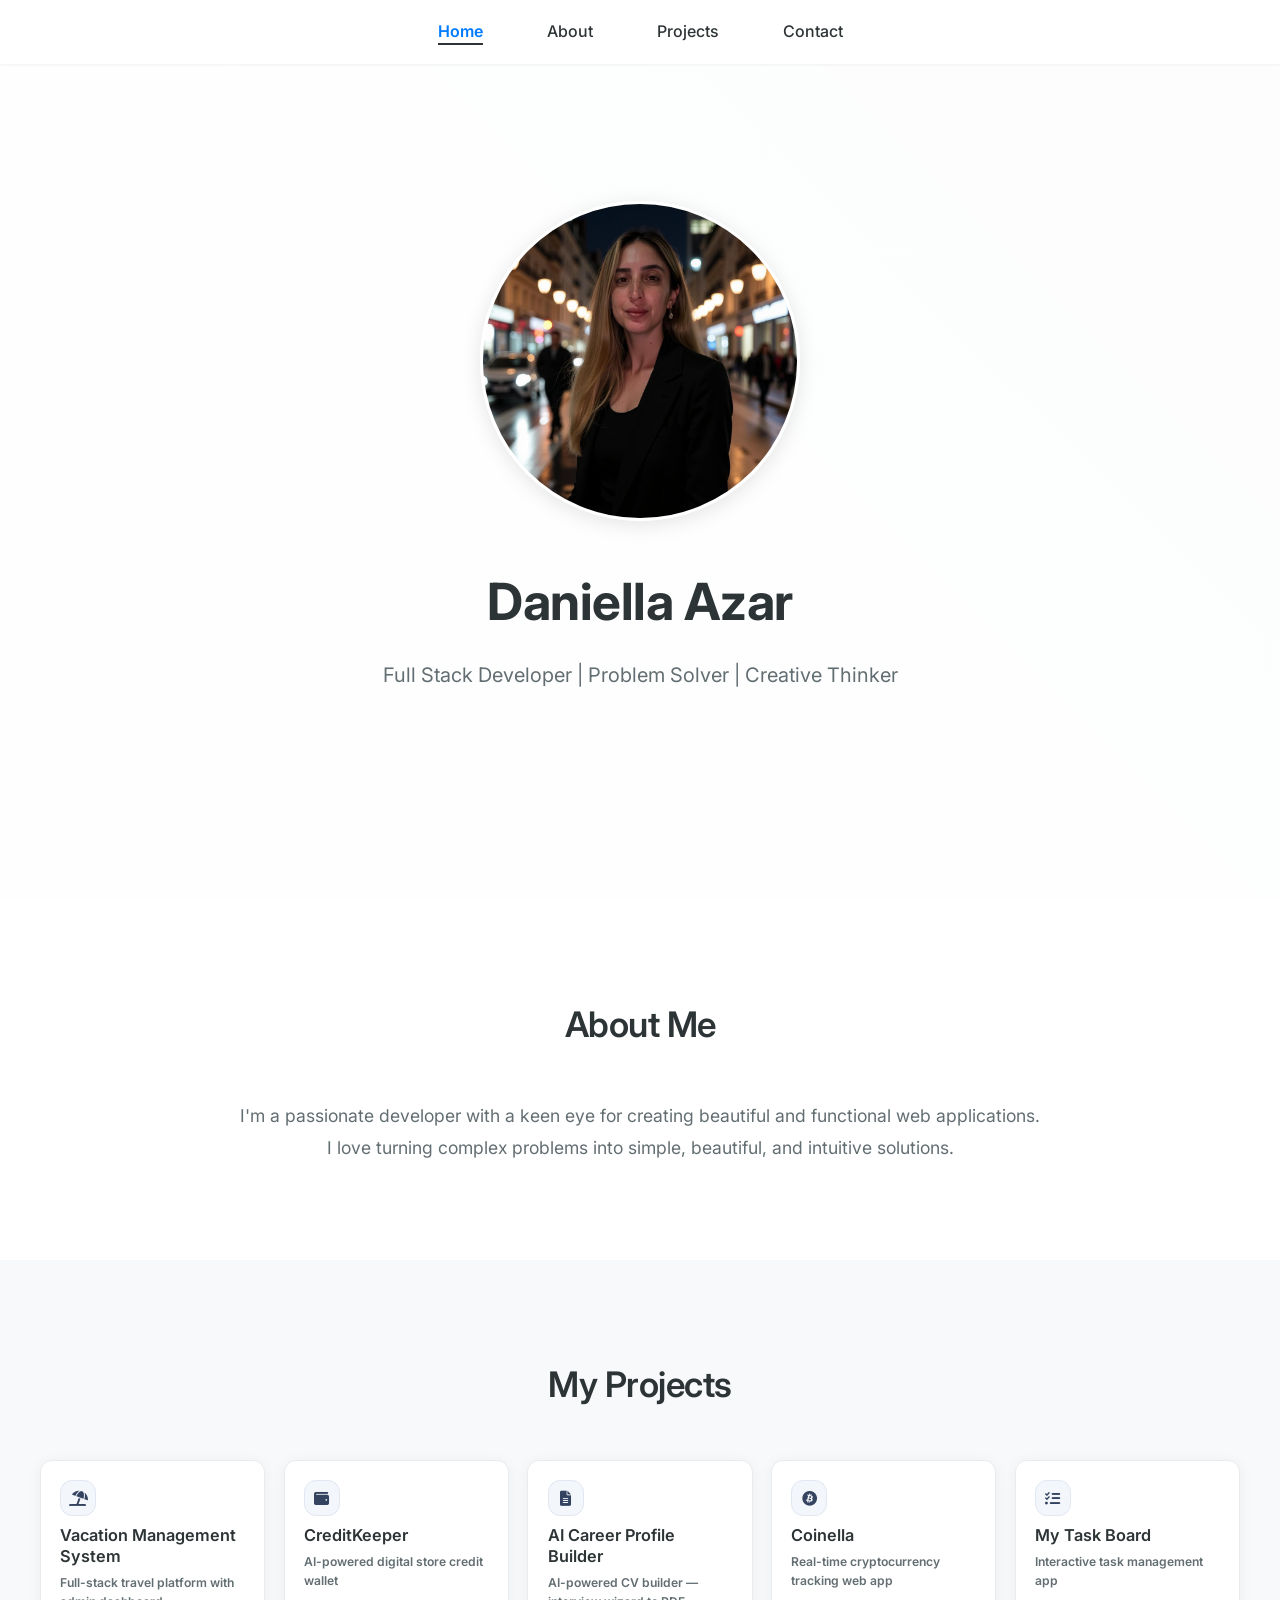
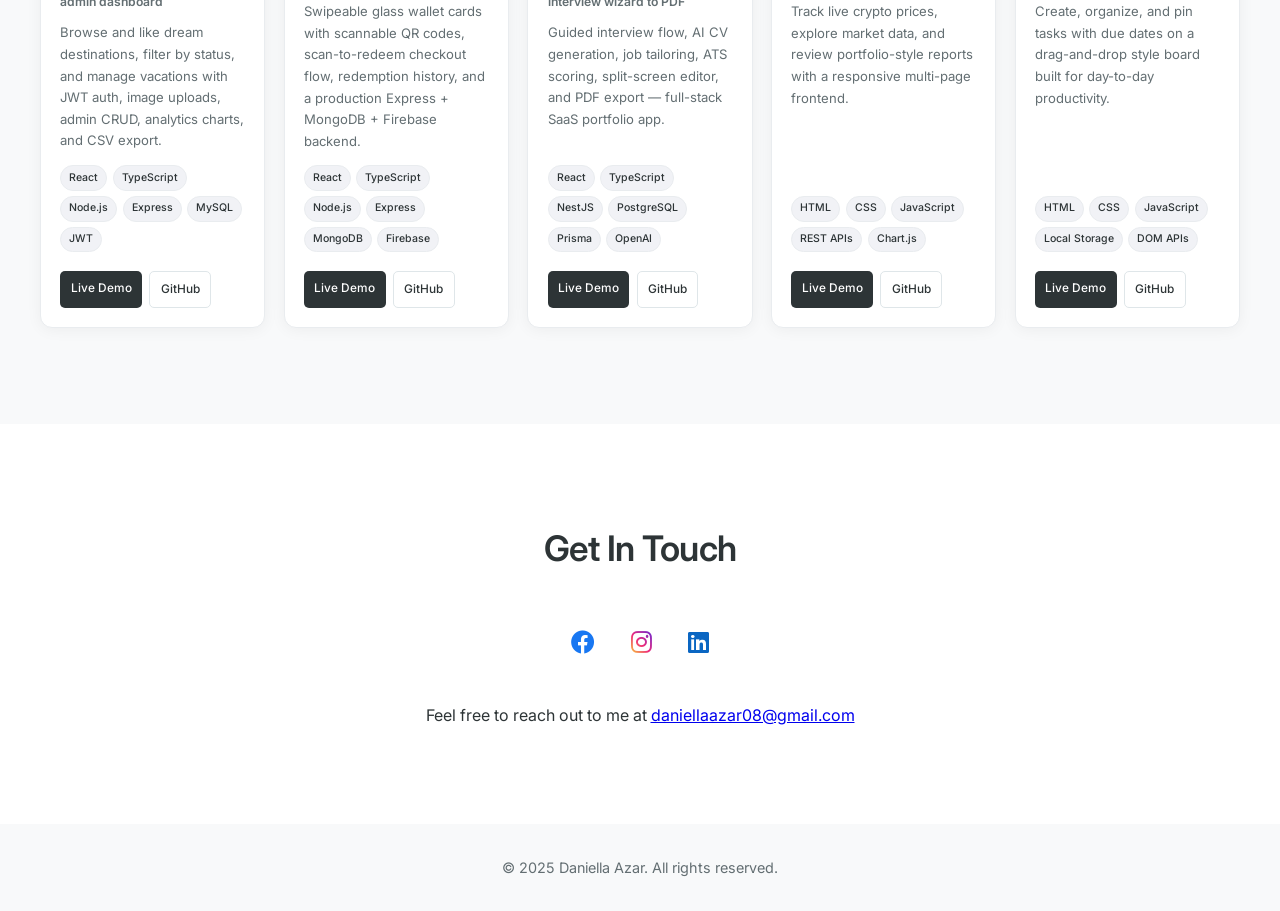
<file: index.html>
<!DOCTYPE html>
<html lang="en">
<head>
    <meta charset="UTF-8">
    <meta name="viewport" content="width=device-width, initial-scale=1.0">
    <title>Daniella Azar - Portfolio</title>
    <link rel="stylesheet" href="styles.css?v=20260616-2224">
    <link rel="stylesheet" href="https://cdnjs.cloudflare.com/ajax/libs/font-awesome/6.0.0/css/all.min.css">
</head>
<body>
    <header>
        <nav>
            <ul>
                <li><a href="#home">Home</a></li>
                <li><a href="#about">About</a></li>
                <li><a href="#projects">Projects</a></li>
                <li><a href="#contact">Contact</a></li>
            </ul>
        </nav>
    </header>

    <section id="home" class="hero">
        <div class="hero-content">
            <img src="assets/daniella.jpg" alt="Daniella Azar" class="hero-photo">
            <h1>Daniella Azar</h1>
            <p>Full Stack Developer | Problem Solver | Creative Thinker</p>
        </div>
    </section>

    <section id="about" class="about">
        <h2>About Me</h2>
        <div class="about-content">
            <p>I'm a passionate developer with a keen eye for creating beautiful and functional web applications. I love turning complex problems into simple, beautiful, and intuitive solutions.</p>
        </div>
    </section>

    <section id="projects" class="projects">
        <h2>My Projects</h2>
        <div class="project-grid">
            <article class="project-card">
                <div class="project-info">
                    <div class="project-logo"><i class="fas fa-umbrella-beach"></i></div>
                    <h3>Vacation Management System</h3>
                    <p class="project-tagline">Full-stack travel platform with admin dashboard</p>
                    <p class="project-desc">
                        Browse and like dream destinations, filter by status, and manage vacations with
                        JWT auth, image uploads, admin CRUD, analytics charts, and CSV export.
                    </p>
                    <div class="tech-stack">
                        <span>React</span>
                        <span>TypeScript</span>
                        <span>Node.js</span>
                        <span>Express</span>
                        <span>MySQL</span>
                        <span>JWT</span>
                    </div>
                    <div class="project-links">
                        <a href="https://daniellasacks.github.io/portfolio/VacationManagement/" class="btn" target="_blank" rel="noopener">Live Demo</a>
                        <a href="https://github.com/daniellasacks/Vacation-Management-System" class="btn btn-secondary" target="_blank" rel="noopener">GitHub</a>
                    </div>
                </div>
            </article>

            <article class="project-card">
                <div class="project-info">
                    <div class="project-logo"><i class="fas fa-wallet"></i></div>
                    <h3>CreditKeeper</h3>
                    <p class="project-tagline">AI-powered digital store credit wallet</p>
                    <p class="project-desc">
                        Swipeable glass wallet cards with scannable QR codes, scan-to-redeem checkout flow,
                        redemption history, and a production Express + MongoDB + Firebase backend.
                    </p>
                    <div class="tech-stack">
                        <span>React</span>
                        <span>TypeScript</span>
                        <span>Node.js</span>
                        <span>Express</span>
                        <span>MongoDB</span>
                        <span>Firebase</span>
                    </div>
                    <div class="project-links">
                        <a href="https://daniellasacks.github.io/portfolio/CreditKeeper/" class="btn" target="_blank" rel="noopener">Live Demo</a>
                        <a href="https://github.com/daniellasacks/CreditKeeper" class="btn btn-secondary" target="_blank" rel="noopener">GitHub</a>
                    </div>
                </div>
            </article>

            <article class="project-card">
                <div class="project-info">
                    <div class="project-logo"><i class="fas fa-file-alt"></i></div>
                    <h3>AI Career Profile Builder</h3>
                    <p class="project-tagline">AI-powered CV builder — interview wizard to PDF</p>
                    <p class="project-desc">
                        Guided interview flow, AI CV generation, job tailoring, ATS scoring,
                        split-screen editor, and PDF export — full-stack SaaS portfolio app.
                    </p>
                    <div class="tech-stack">
                        <span>React</span>
                        <span>TypeScript</span>
                        <span>NestJS</span>
                        <span>PostgreSQL</span>
                        <span>Prisma</span>
                        <span>OpenAI</span>
                    </div>
                    <div class="project-links">
                        <a href="https://daniellasacks.github.io/AI-RESUME-BUILDER/" class="btn" target="_blank" rel="noopener">Live Demo</a>
                        <a href="https://github.com/daniellasacks/AI-RESUME-BUILDER" class="btn btn-secondary" target="_blank" rel="noopener">GitHub</a>
                    </div>
                </div>
            </article>

            <article class="project-card">
                <div class="project-info">
                    <div class="project-logo"><i class="fab fa-bitcoin"></i></div>
                    <h3>Coinella</h3>
                    <p class="project-tagline">Real-time cryptocurrency tracking web app</p>
                    <p class="project-desc">
                        Track live crypto prices, explore market data, and review portfolio-style reports
                        with a responsive multi-page frontend.
                    </p>
                    <div class="tech-stack">
                        <span>HTML</span>
                        <span>CSS</span>
                        <span>JavaScript</span>
                        <span>REST APIs</span>
                        <span>Chart.js</span>
                    </div>
                    <div class="project-links">
                        <a href="https://daniellasacks.github.io/Coinella/" class="btn" target="_blank" rel="noopener">Live Demo</a>
                        <a href="https://github.com/daniellasacks/Coinella" class="btn btn-secondary" target="_blank" rel="noopener">GitHub</a>
                    </div>
                </div>
            </article>

            <article class="project-card">
                <div class="project-info">
                    <div class="project-logo"><i class="fas fa-tasks"></i></div>
                    <h3>My Task Board</h3>
                    <p class="project-tagline">Interactive task management app</p>
                    <p class="project-desc">
                        Create, organize, and pin tasks with due dates on a drag-and-drop style board
                        built for day-to-day productivity.
                    </p>
                    <div class="tech-stack">
                        <span>HTML</span>
                        <span>CSS</span>
                        <span>JavaScript</span>
                        <span>Local Storage</span>
                        <span>DOM APIs</span>
                    </div>
                    <div class="project-links">
                        <a href="https://daniellasacks.github.io/My-Tasks-Blackboard/" class="btn" target="_blank" rel="noopener">Live Demo</a>
                        <a href="https://github.com/daniellasacks/My-Tasks-Blackboard" class="btn btn-secondary" target="_blank" rel="noopener">GitHub</a>
                    </div>
                </div>
            </article>

        </div>
    </section>

    <section id="contact" class="contact">
        <h2>Get In Touch</h2>
        <div class="contact-content">
            <div class="social-links">
                <a href="https://www.facebook.com/daniella.sacks" target="_blank" rel="noopener"><i class="fab fa-facebook"></i></a>
                <a href="https://www.instagram.com/daniellaazarsacks/" target="_blank" rel="noopener"><i class="fab fa-instagram"></i></a>
                <a href="https://www.linkedin.com/in/daniella-azar-sacks-6a980b17a/" target="_blank" rel="noopener"><i class="fab fa-linkedin"></i></a>
            </div>
            <p>Feel free to reach out to me at <a href="mailto:daniellaazar08@gmail.com">daniellaazar08@gmail.com</a></p>
        </div>
    </section>

    <footer>
        <p>&copy; 2025 Daniella Azar. All rights reserved.</p>
    </footer>

    <script src="script.js"></script>
</body>
</html>
</file>
<file: styles.css>
@import url('https://fonts.googleapis.com/css2?family=Inter:wght@400;500;600;700&display=swap');

/* Reset and base styles */
* {
    margin: 0;
    padding: 0;
    box-sizing: border-box;
}

body {
    font-family: 'Inter', sans-serif;
    line-height: 1.6;
    color: #2d3436;
    background: #ffffff;
}

/* Hero Photo */
.hero-photo {
    width: 320px;
    height: 320px;
    object-fit: cover;
    border-radius: 50%;
    border: 3px solid #ffffff;
    box-shadow: 0 4px 20px rgba(0, 0, 0, 0.1);
    margin-bottom: 2rem;
}

/* Navigation */
header {
    position: fixed;
    width: 100%;
    background: rgba(255, 255, 255, 0.98);
    box-shadow: 0 1px 3px rgba(0, 0, 0, 0.05);
    z-index: 1000;
}

nav ul {
    display: flex;
    justify-content: center;
    list-style: none;
    padding: 1.2rem;
}

nav ul li {
    margin: 0 2rem;
}

nav ul li a {
    text-decoration: none;
    color: #2d3436;
    font-weight: 500;
    font-size: 1rem;
    transition: all 0.3s ease;
    position: relative;
}

nav ul li a::after {
    content: '';
    position: absolute;
    width: 0;
    height: 2px;
    bottom: -4px;
    left: 0;
    background-color: #2d3436;
    transition: width 0.3s ease;
}

nav ul li a:hover::after,
nav ul li a.active::after {
    width: 100%;
}

/* Hero Section */
.hero {
    min-height: 100vh;
    display: flex;
    align-items: center;
    justify-content: center;
    text-align: center;
    background: #f8f9fa;
    position: relative;
}

.hero::before {
    content: '';
    position: absolute;
    top: 0;
    left: 0;
    right: 0;
    height: 100%;
    background: linear-gradient(45deg, rgba(255,255,255,0.9) 0%, rgba(255,255,255,0.7) 100%);
    z-index: 1;
}

.hero-content {
    position: relative;
    z-index: 2;
}

.hero-content h1 {
    font-size: 3.2rem;
    margin-bottom: 1rem;
    color: #2d3436;
    font-weight: 700;
    letter-spacing: -0.5px;
}

.hero-content p {
    font-size: 1.25rem;
    color: #636e72;
    margin-bottom: 0.5rem;
    font-weight: 400;
}

/* Sections */
section {
    padding: 6rem 2rem;
}

h2 {
    text-align: center;
    font-size: 2.2rem;
    margin-bottom: 3rem;
    color: #2d3436;
    font-weight: 600;
    letter-spacing: -0.5px;
}

/* About Section */
.about {
    background-color: #ffffff;
}

.about-content {
    max-width: 800px;
    margin: 0 auto;
    text-align: center;
    font-size: 1.1rem;
    color: #636e72;
    line-height: 1.8;
}

/* Projects Section */
.projects {
    background-color: #f8f9fa;
}

.project-grid {
    display: grid;
    grid-template-columns: repeat(5, minmax(0, 1fr));
    gap: 1.15rem;
    max-width: 1200px;
    margin: 0 auto;
    align-items: stretch;
}

@media (max-width: 1024px) {
    .project-grid {
        grid-template-columns: repeat(auto-fit, minmax(300px, 1fr));
    }
}

.project-card {
    display: flex;
    flex-direction: column;
    height: 100%;
    background: #ffffff;
    border: 1px solid #e9ecef;
    border-radius: 12px;
    overflow: hidden;
    box-shadow: 0 2px 15px rgba(0, 0, 0, 0.05);
    transition: transform 0.3s ease, box-shadow 0.3s ease;
    padding: 1.2rem;
}

.project-card:hover {
    transform: translateY(-5px);
    box-shadow: 0 8px 24px rgba(0, 0, 0, 0.08);
}

.project-info {
    display: flex;
    flex-direction: column;
    flex: 1;
    min-height: 0;
}

.project-info h3 {
    margin-bottom: 0.35rem;
    color: #2d3436;
    font-weight: 600;
    font-size: 1.02rem;
    line-height: 1.3;
}

.project-logo {
    width: 36px;
    height: 36px;
    margin-bottom: 0.55rem;
    border-radius: 12px;
    display: flex;
    align-items: center;
    justify-content: center;
    background: #f3f6fb;
    border: 1px solid #e1e8f2;
    color: #34435f;
    font-size: 0.95rem;
}

.project-tagline {
    font-size: 0.76rem;
    font-weight: 600;
    color: #636e72;
    margin-bottom: 0.65rem;
}

.project-desc {
    color: #636e72;
    margin-bottom: 0.8rem;
    line-height: 1.65;
    font-size: 0.82rem;
    flex: 1;
    min-height: 7.2rem;
}

.tech-stack {
    display: flex;
    flex-wrap: wrap;
    gap: 0.35rem;
    margin-bottom: 0.9rem;
    min-height: 1.75rem;
}

.tech-stack span {
    font-size: 0.66rem;
    font-weight: 500;
    padding: 0.2rem 0.5rem;
    border-radius: 999px;
    background: #f1f2f6;
    color: #2d3436;
    border: 1px solid #e9ecef;
}

.project-links {
    display: flex;
    flex-wrap: wrap;
    gap: 0.45rem;
    padding-top: 0.25rem;
}

.btn {
    display: inline-block;
    padding: 0.5rem 0.65rem;
    background-color: #2d3436;
    color: white;
    text-decoration: none;
    border-radius: 5px;
    font-weight: 500;
    font-size: 0.74rem;
    transition: all 0.3s ease;
}

.btn:hover {
    background-color: #636e72;
    transform: translateY(-2px);
}

.btn-secondary {
    background-color: #ffffff;
    color: #2d3436;
    border: 1px solid #dfe6e9;
}

.btn-secondary:hover {
    background-color: #f8f9fa;
    border-color: #b2bec3;
}

/* Contact Section */
.contact {
    background-color: #ffffff;
    text-align: center;
}

.social-links {
    margin-bottom: 2.5rem;
}

.social-links a {
    font-size: 1.5rem;
    color: #2d3436;
    margin: 0 1rem;
    transition: all 0.3s ease;
}

.social-links a:hover {
    transform: translateY(-3px);
}

.social-links a[href*="facebook.com"] {
    color: #1877f2;
}
.social-links a[href*="facebook.com"] i {
    color: #1877f2 !important;
}

.social-links a[href*="instagram.com"] {
    color: #e4405f;
}

.social-links a[href*="linkedin.com"] {
    color: #0a66c2;
}
.social-links a[href*="linkedin.com"] i {
    color: #0a66c2 !important;
}

.social-links a[href*="instagram.com"] i {
    background: linear-gradient(45deg, #f9ce34 0%, #ee2a7b 45%, #6228d7 100%);
    -webkit-background-clip: text;
    -webkit-text-fill-color: transparent;
    color: transparent !important;
}

/* Footer */
footer {
    text-align: center;
    padding: 2rem;
    background-color: #f8f9fa;
    color: #636e72;
    font-size: 0.9rem;
}

/* Responsive Design */
@media (max-width: 768px) {
    nav ul {
        flex-direction: column;
        align-items: center;
    }

    nav ul li {
        margin: 0.5rem 0;
    }

    .hero-content h1 {
        font-size: 2.2rem;
    }

    .hero-content p {
        font-size: 1.1rem;
    }

    .hero-photo {
        width: 240px;
        height: 240px;
    }

    section {
        padding: 4rem 1.5rem;
    }

    .project-grid {
        gap: 2rem;
    }
}

/* Project Search */
.project-search-container {
    max-width: 600px;
    margin: 0 auto 2rem;
    padding: 0 1rem;
}

.project-search {
    width: 100%;
    padding: 0.8rem 1rem;
    font-size: 1rem;
    border: 2px solid #e0e0e0;
    border-radius: 5px;
    transition: border-color 0.3s ease;
}

.project-search:focus {
    outline: none;
    border-color: #007bff;
}

.project-search::placeholder {
    color: #999;
}

/* Active Navigation Link */
nav ul li a.active {
    color: #007bff;
    font-weight: 600;
}
</file>
